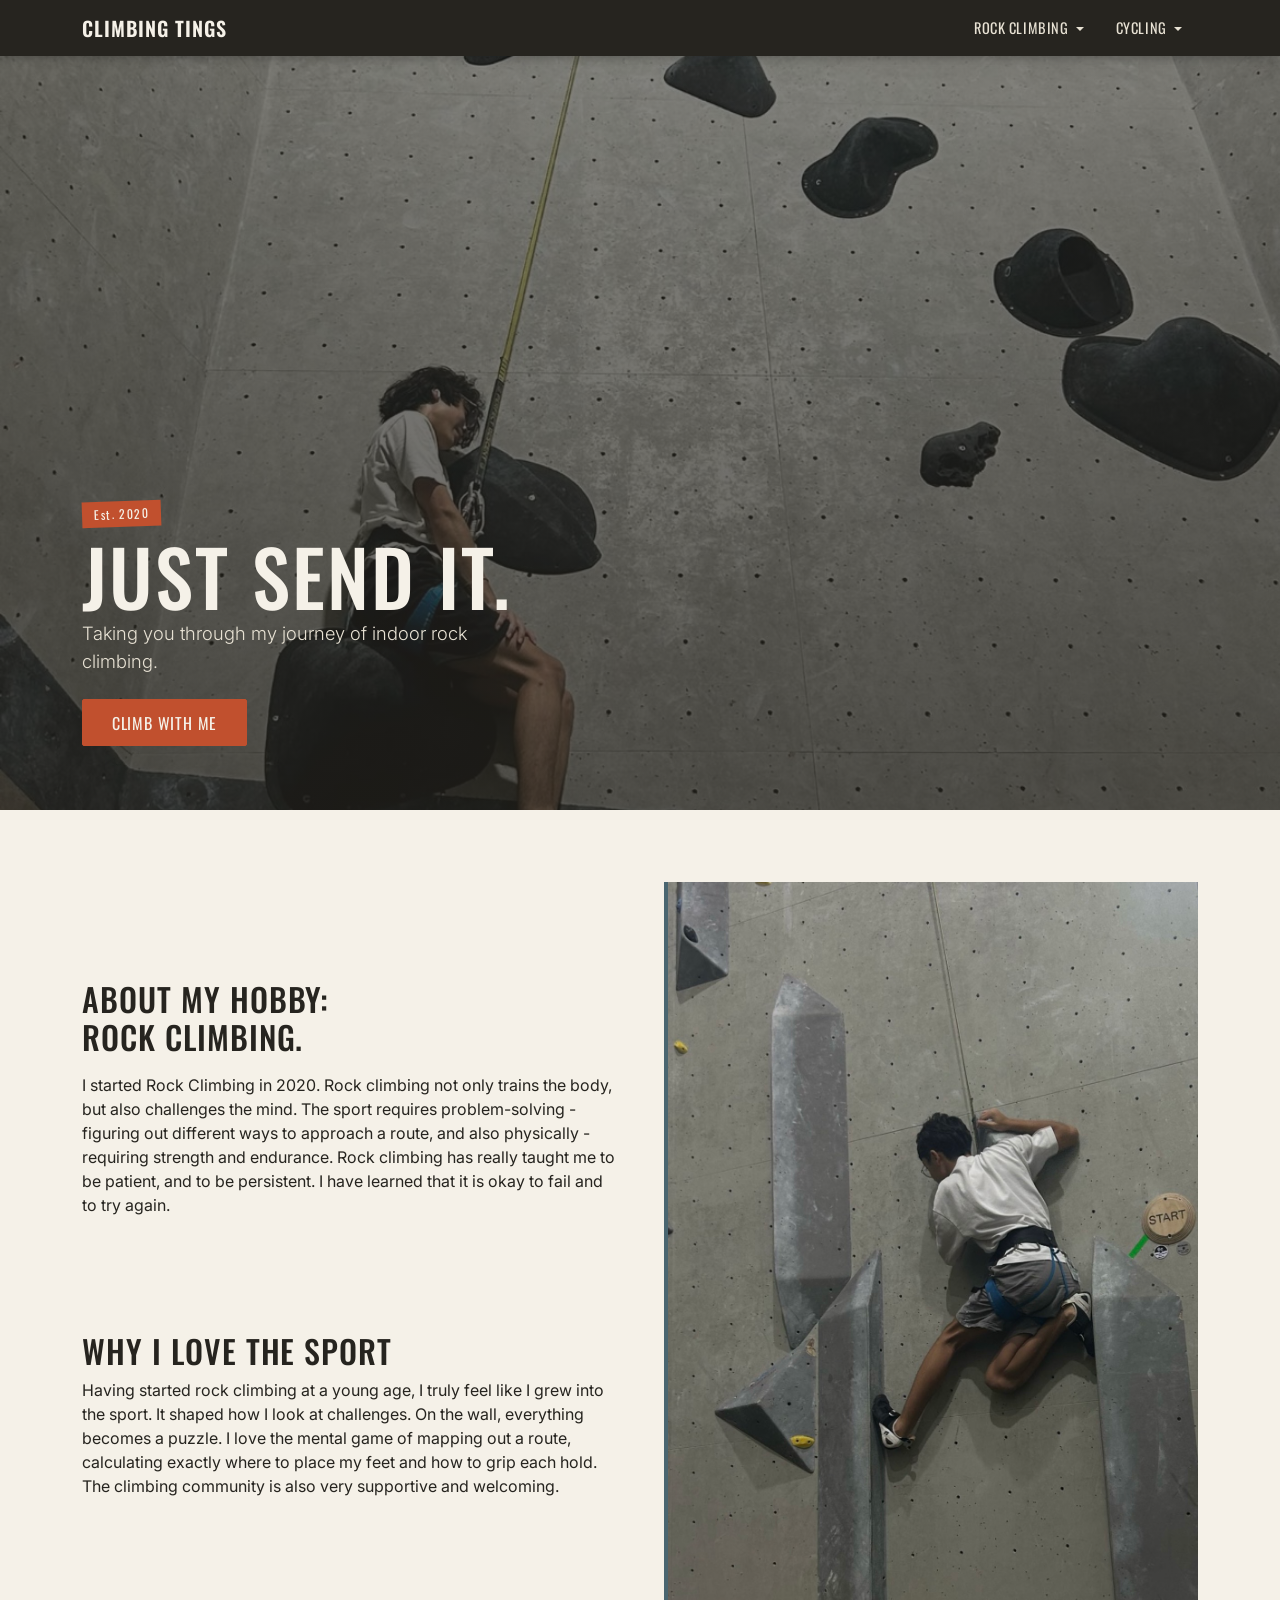
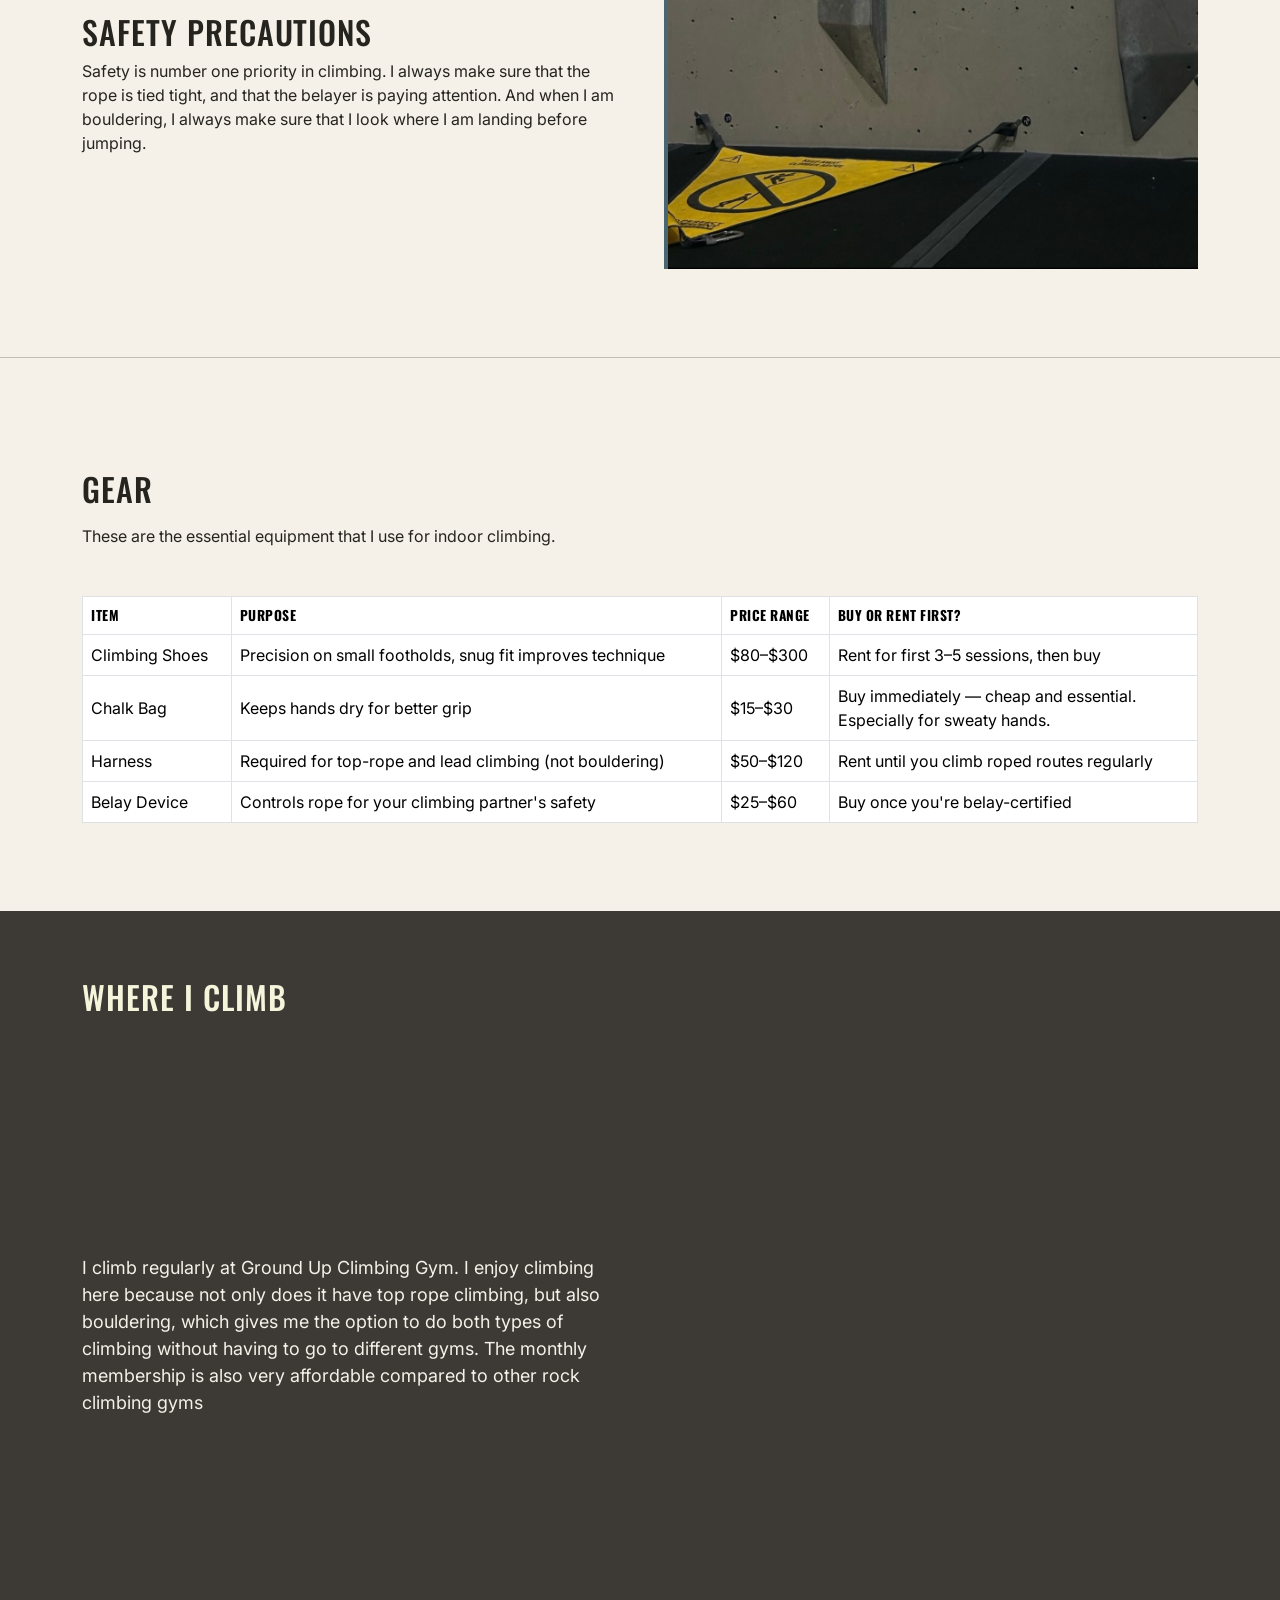
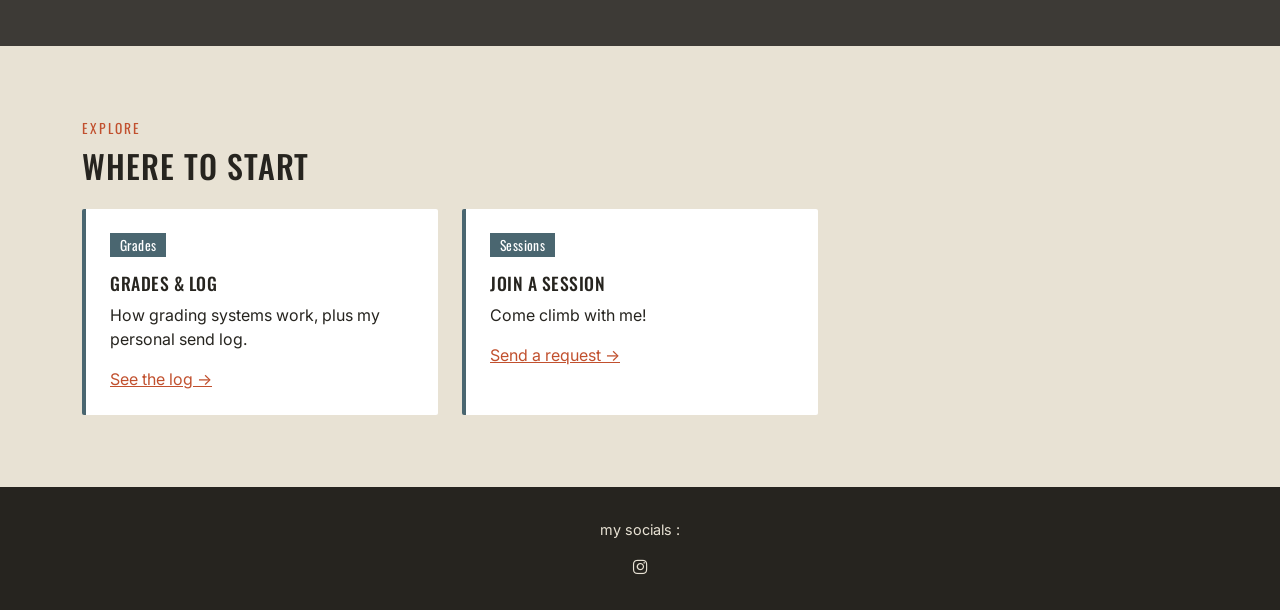
<file: climb-site/climb-site/index.html>
<!DOCTYPE html>
<html lang="en">
<head>
  <meta charset="UTF-8" />
  <meta name="viewport" content="width=device-width, initial-scale=1.0" />
  <title>Hobby tings | </title>

  
  <link href="https://cdn.jsdelivr.net/npm/bootstrap@5.3.3/dist/css/bootstrap.min.css" rel="stylesheet">
  <link href="https://fonts.googleapis.com/css2?family=Oswald:wght@500;600;700&family=Inter:wght@400;500&display=swap" rel="stylesheet">
  <link rel="stylesheet" href="css/style.css">
  <link rel="stylesheet" href="https://cdn.jsdelivr.net/npm/bootstrap-icons@1.11.3/font/bootstrap-icons.css">
</head>
<body>

  <nav class="navbar navbar-expand-lg navbar-climb fixed-top">
    <div class="container">
      <a class="navbar-brand" href="index.html">Climbing tings</a>
      <button class="navbar-toggler" type="button" data-bs-toggle="collapse" data-bs-target="#navMain">
        <span class="navbar-toggler-icon"></span>
      </button>
      <div class="collapse navbar-collapse" id="navMain">
        <ul class="navbar-nav ms-auto">
           <li class="nav-item dropdown">
    <a class="nav-link dropdown-toggle" href="#" role="button" data-bs-toggle="dropdown" aria-expanded="false">
      Rock Climbing
    </a>
    <ul class="dropdown-menu">
      <li><a class="dropdown-item" href="index.html">Home</a></li>
      <li><a class="dropdown-item" href="log.html">Grades &amp; Log</a></li>
      <li><a class="dropdown-item" href="join.html">Join a Session</a></li>
    </ul>
  </li>

  
  <li class="nav-item dropdown">
    <a class="nav-link dropdown-toggle" href="#" role="button" data-bs-toggle="dropdown" aria-expanded="false">
      Cycling
    </a>
    <ul class="dropdown-menu">
      <li><a class="dropdown-item" href="cycling-home.html">Home</a></li>
      <li><a class="dropdown-item" href="cycling-page2.html">Gear</a></li>
      <li><a class="dropdown-item" href="cycling-stats.html">Stats</a></li>
    </ul>
  </li>
        </ul>
      </div>
    </div>
  </nav>

  <header class="hero">
    <div class="container">
      <span class="grade-tape">Est. 2020</span>
      <h1>Just Send It.</h1>
      <p class="lead">
        Taking you through my journey of indoor rock climbing.
      </p>
      <a href="join.html" class="btn btn-rope mt-2">Climb with me</a>
    </div>
  </header>

  <section class="section">
    <div class="container">
      <div class="row align-items-center g-5">
        <div class="col-lg-6">
          <h2 class="mb-3"> About My Hobby: <br> Rock Climbing.</h2>
          <p class="mb-3">
          I started Rock Climbing in 2020. Rock climbing not only trains the body,
           but also challenges the mind. The sport requires problem-solving - 
           figuring out different ways to approach a route, and also physically - 
           requiring strength and endurance. Rock climbing has really taught me to be patient,
           and to be persistent. I have learned that it is okay to fail and to try again.
          
          </p>
          <h2  style="padding-top: 67px;" class="mt-5">Why I love the sport</h2>
          <p>
            Having started rock climbing at a young age, I truly feel like I grew into the sport.
            It shaped how I look at challenges. On the wall, everything becomes a puzzle.
            I love the mental game of mapping out a route, calculating exactly where to place my feet and how to grip each hold. 
            The climbing community is also very supportive and welcoming.
          </p>
          <h2  style="padding-top: 67px;" class="mt-5">Safety precautions</h2>
          <p>
            Safety is number one priority in climbing. I always make sure that the rope is tied tight, and that the belayer is paying attention. And when I am bouldering, I always make sure that I look where I am landing before jumping.
          </p>
        </div>
        <div class="col-lg-6">
          <img src="images/Aura-climb.PNG" alt="Climber mid-route on an indoor bouldering wall" class="img-fluid" style="border-left: 4px solid var(--tape);">
        </div>
      </div>
    </div>
  </section>

  <hr>

  <section class="section" style="padding-top: 6rem;">
    <div class="container">
      <h2 class="mb-3">Gear </h2>
      <p class="mb-5" style="max-width: 60ch;">
        These are the essential equipment that I use for indoor climbing.
      </p>

      <div class="table-responsive">
        <table class="table table-climb table-bordered align-middle">
          <thead>
            <tr>
              <th>Item</th>
              <th>Purpose</th>
              <th>Price Range</th>
              <th>Buy or Rent First?</th>
            </tr>
          </thead>
          <tbody>
            <tr>
              <td>Climbing Shoes</td>
              <td>Precision on small footholds, snug fit improves technique</td>
              <td>$80&ndash;$300</td>
              <td>Rent for first 3&ndash;5 sessions, then buy</td>
            </tr>
            <tr>
              <td>Chalk Bag</td>
              <td>Keeps hands dry for better grip</td>
              <td>$15&ndash;$30</td>
              <td>Buy immediately &mdash; cheap and essential.<br> Especially for sweaty hands.</td>
            </tr>
            <tr>
              <td>Harness</td>
              <td>Required for top-rope and lead climbing (not bouldering)</td>
              <td>$50&ndash;$120</td>
              <td>Rent until you climb roped routes regularly</td>
            </tr>
            <tr>
              <td>Belay Device</td>
              <td>Controls rope for your climbing partner's safety</td>
              <td>$25&ndash;$60</td>
              <td>Buy once you're belay-certified</td>
            </tr>
          </tbody>
        </table>
      </div>
    </div>
  </section>

  

  <section class="section-dark">
  <div class="container">
    <h2 class="mb-4" style="color: beige; padding-top: 67px">Where I Climb</h2>
    <div class="row align-items-center g-5">
      <div class="col-lg-6">
        <p style="font-size:large">
          I climb regularly at Ground Up Climbing Gym. I enjoy climbing here because
          not only does it have top rope climbing, but also bouldering, which gives me the
          option to do both types of climbing without having to go to different gyms.
          The monthly membership is also very affordable compared to other rock climbing gyms
        </p>
      </div>
      <div class="col-lg-6">
        <iframe 
          src="https://www.google.com/maps/embed?pb=!1m18!1m12!1m3!1d296.4668679946899!2d103.85588109616634!3d1.3154500615851747!2m3!1f0!2f0!3f0!3m2!1i1024!2i768!4f13.1!3m3!1m2!1s0x31da19c56143ff2b%3A0xb27f6b45db871a56!2sGround%20Up%20Climbing%20Gym!5e0!3m2!1sen!2ssg!4v1786152490731!5m2!1sen!2ssg"
          width="100%"
          height="600"
          style="border:0; padding-bottom: 67px;"
          allowfullscreen=""
          loading="lazy"
          referrerpolicy="no-referrer-when-downgrade">
        </iframe>
      </div>
    </div>
  </div>
</section>
  
  <section class="section section-alt">
    <div class="container">
      <p class="section-eyebrow">Explore</p>
      <h2 class="mb-4">Where to start</h2>
      <div class="row g-4">
        <div class="col-md-4">
          <div class="climb-card">
            <span class="grade-badge">Grades</span>
            <h3 class="mt-3">Grades &amp; Log</h3>
            <p>How grading systems work, plus my personal send log.</p>
            <a href="log.html">See the log &rarr;</a>
          </div>
        </div>
        <div class="col-md-4">
          <div class="climb-card">
            <span class="grade-badge">Sessions</span>
            <h3 class="mt-3">Join a Session</h3>
            <p>Come climb with me!</p>
            <a href="join.html">Send a request &rarr;</a>
          </div>
        </div>
      </div>
    </div>
  </section>

  



  
  <footer class="site-footer">
    <div class="container">
      <p>my socials :</p>
    <a href="https://www.instagram.com/bruhbruyan/" target="_blank" style="color: var(--chalk-dim);">
      <i class="bi bi-instagram"></i>
    </a>
    
    </div>
  </footer>

  <script src="https://cdn.jsdelivr.net/npm/bootstrap@5.3.3/dist/js/bootstrap.bundle.min.js"></script>
</body>
</html>
</file>
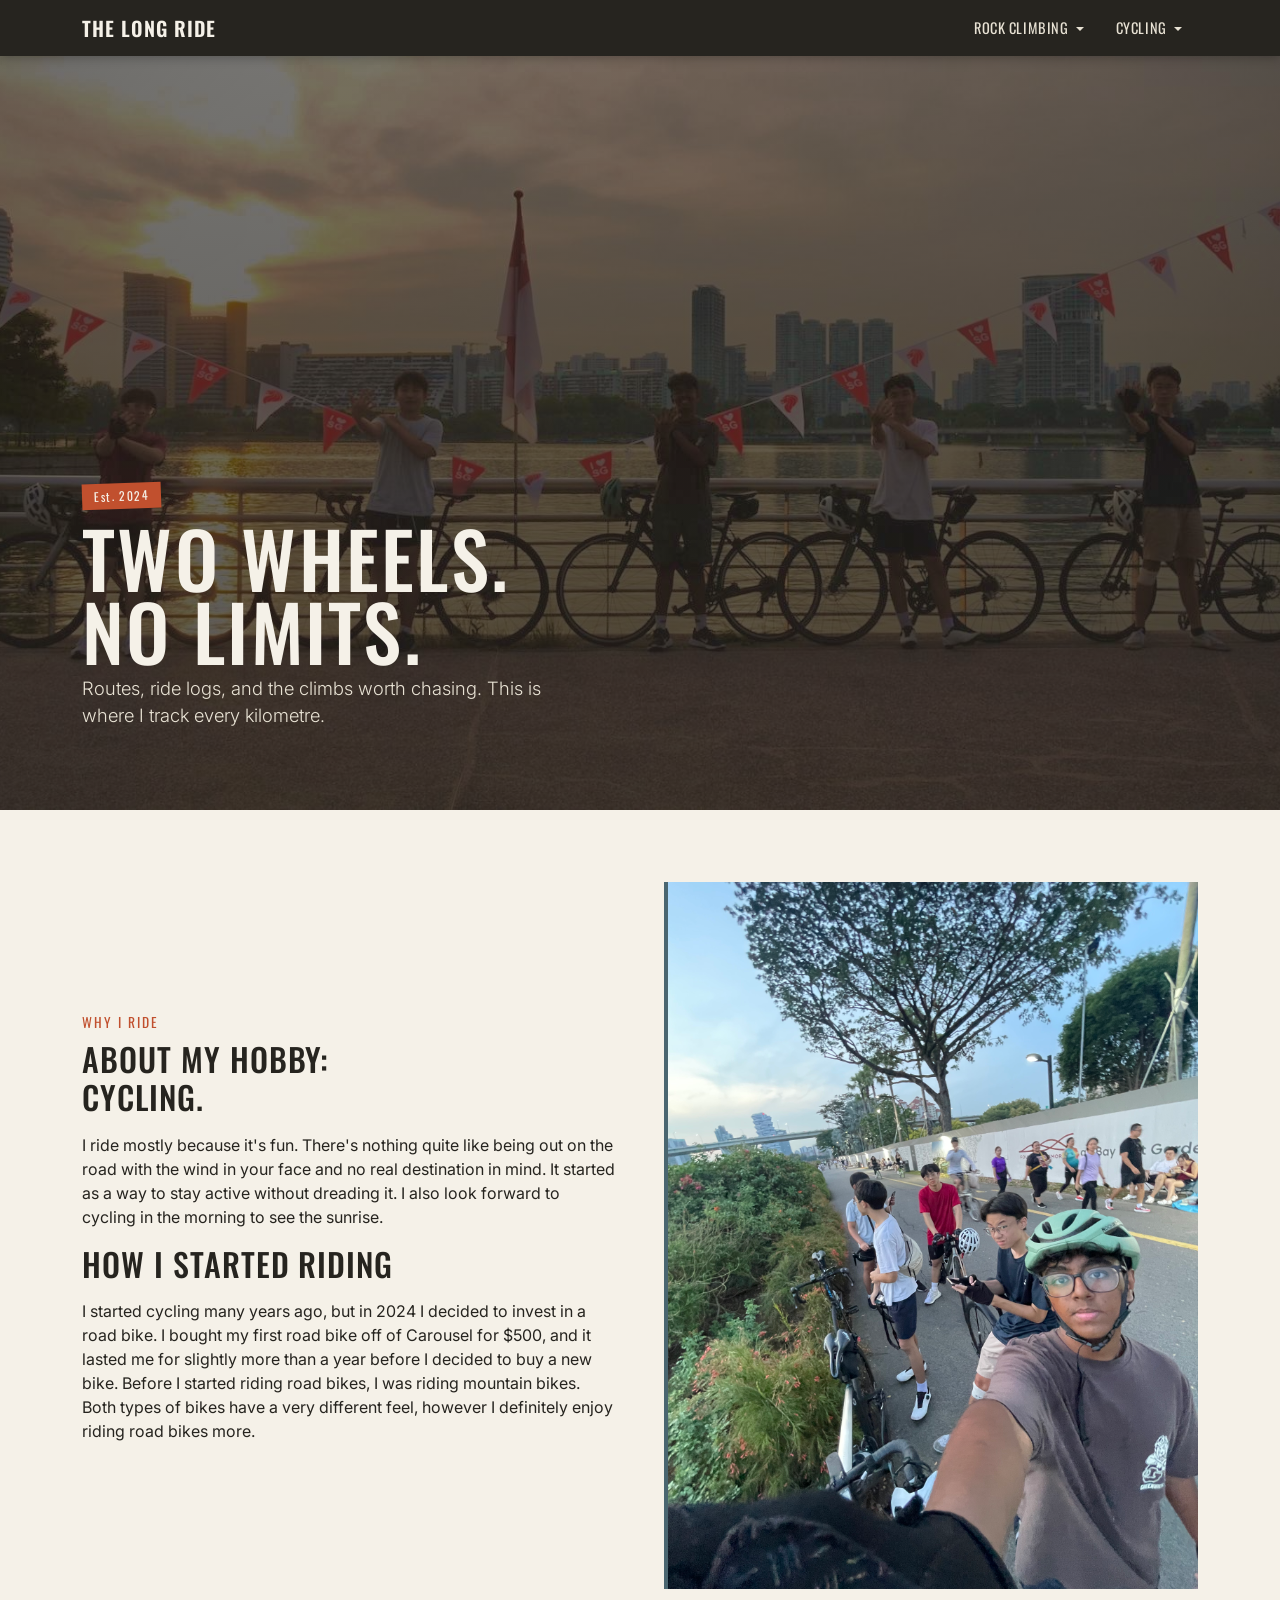
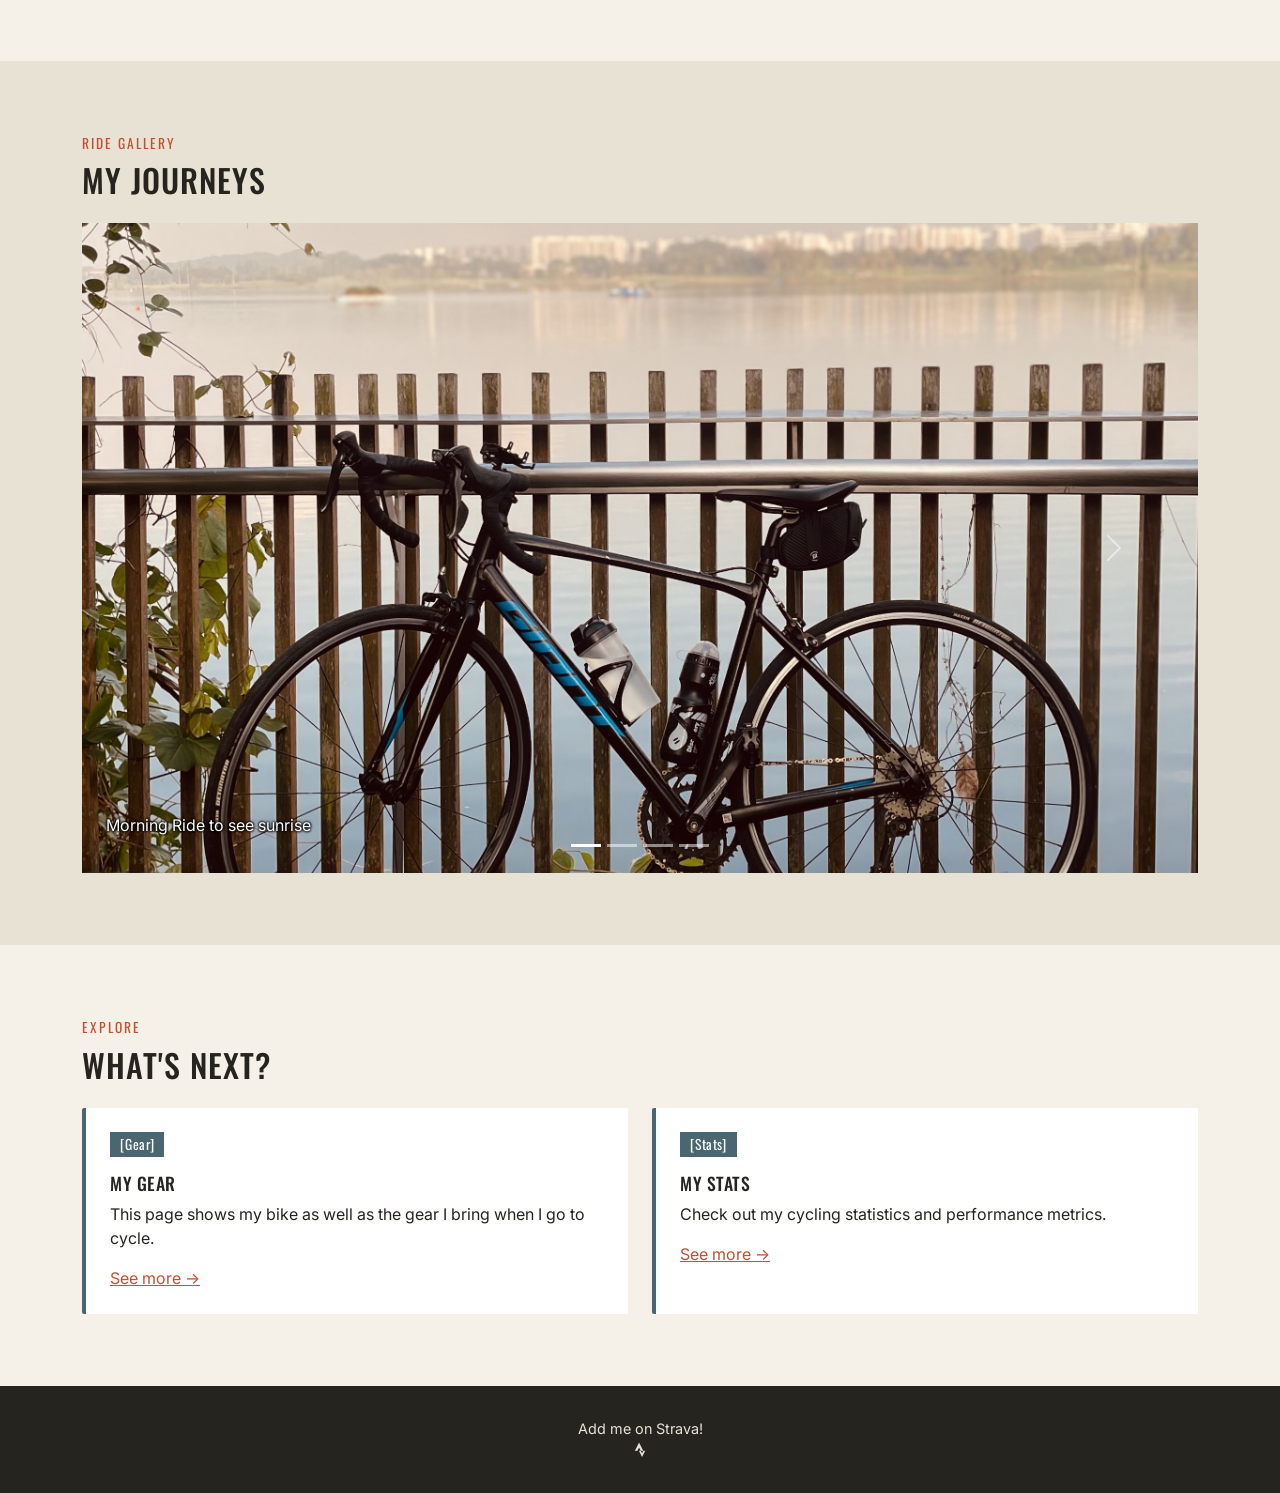
<file: climb-site/climb-site/cycling-home.html>
<!DOCTYPE html>
<html lang="en">
<head>
  <meta charset="UTF-8" />
  <meta name="viewport" content="width=device-width, initial-scale=1.0" />
  <title>Cycling | The Long Ride </title>

  
  <link href="https://cdn.jsdelivr.net/npm/bootstrap@5.3.3/dist/css/bootstrap.min.css" rel="stylesheet">
  
  <link href="https://fonts.googleapis.com/css2?family=Oswald:wght@500;600;700&family=Inter:wght@400;500&display=swap" rel="stylesheet">
 
  <link rel="stylesheet" href="css/style.css">
</head>
<body>

  
  <nav class="navbar navbar-expand-lg navbar-climb fixed-top">
    <div class="container">
      <a class="navbar-brand" href="index.html">The Long Ride</a>
      <button class="navbar-toggler" type="button" data-bs-toggle="collapse" data-bs-target="#navMain">
        <span class="navbar-toggler-icon"></span>
      </button>
      <div class="collapse navbar-collapse" id="navMain">
        <ul class="navbar-nav ms-auto">

          <li class="nav-item dropdown">
            <a class="nav-link dropdown-toggle" href="#" role="button" data-bs-toggle="dropdown" aria-expanded="false">
              Rock Climbing
            </a>
            <ul class="dropdown-menu">
              <li><a class="dropdown-item" href="index.html">Home</a></li>
              <li><a class="dropdown-item" href="log.html">Grades &amp; Log</a></li>
              <li><a class="dropdown-item" href="join.html">Join a Session</a></li>
            </ul>
          </li>

          <li class="nav-item dropdown">
            <a class="nav-link dropdown-toggle" href="#" role="button" data-bs-toggle="dropdown" aria-expanded="false">
              Cycling
            </a>
            <ul class="dropdown-menu">
              <li><a class="dropdown-item active" href="cycling-home.html">Home</a></li>
              <li><a class="dropdown-item" href="cycling-page2.html">My Gear</a></li>
              <li><a class="dropdown-item" href="cycling-stats.html">Stats</a></li>
            </ul>
          </li>

        </ul>
      </div>
    </div>
  </nav>

 
  <header class="hero" style="background: linear-gradient(180deg, rgba(38,36,31,0.55), rgba(38,36,31,0.75)), url('imagesN/friendspic.jpg') center/cover no-repeat;">
    <div class="container">
      <span class="grade-tape">Est. 2024</span>
      <h1>Two wheels.<br>No limits.</h1>
      <p class="lead">
        Routes, ride logs, and the climbs worth chasing. This is where I track every kilometre.
      </p>
    </div>
  </header>

 
  <section class="section">
    <div class="container">
      <div class="row align-items-center g-5">
        <div class="col-lg-6">
          <p class="section-eyebrow">Why I Ride</p>
          <h2 class="mb-3">About My Hobby:<br>Cycling.</h2>
          <p>
            I ride mostly because it's fun. There's nothing quite like 
            being out on the road with the wind in your face and no real 
            destination in mind. It started as a way to stay active without dreading it.
            I also look forward to cycling in the morning to see the sunrise. 
          </p>
          <h2 class="mb-3">How I started riding</h2>
          <p>
            I started cycling many years ago, but in 2024 I decided to invest in a 
            road bike. I bought my first road bike off of Carousel for $500, and it lasted 
            me for slightly more than a year before I decided to buy a new bike. Before I 
            started riding road bikes, I was riding mountain bikes. Both types of bikes have
            a very different feel, however I definitely enjoy riding road bikes more.
          </p>
        </div>
        <div class="col-lg-6">
          <img src="imagesN/pic1cycle.jpeg" alt="[Describe the photo — e.g. cyclist on a coastal road]" class="img-fluid" style="border-left: 4px solid var(--tape);">
        </div>
      </div>
    </div>
  </section>



<section class="section section-alt">
  <div class="container">
    <p class="section-eyebrow">Ride Gallery</p>
    <h2 class="mb-4">My Journeys</h2>

    <div id="rideCarousel" class="carousel slide" data-bs-ride="carousel">
      <div class="carousel-indicators">
        <button type="button" data-bs-target="#rideCarousel" data-bs-slide-to="0" class="active" aria-current="true"></button>
        <button type="button" data-bs-target="#rideCarousel" data-bs-slide-to="1"></button>
        <button type="button" data-bs-target="#rideCarousel" data-bs-slide-to="2"></button>
        <button type="button" data-bs-target="#rideCarousel" data-bs-slide-to="3"></button>

      </div>
      <div class="carousel-inner">
        <!-- REPLACE each src below with your own uploaded photo. Keep filenames or update src to match. -->
        <div class="carousel-item active">
          <img src="imagesN/sunriseride.jpeg" alt="Sunrise">
          <div class="carousel-caption carousel-caption-custom text-start">
            <span class="pace-tag">Morning Ride to see sunrise</span>
          </div>
        </div>
        <div class="carousel-item">
          <img src="imagesN/injury.jpeg" alt="friend injured">
          <div class="carousel-caption carousel-caption-custom text-start">
            <span class="pace-tag">Cycling Injury 😢</span>
          </div>
        </div>
        <div class="carousel-item">
          <img src="imagesN/newbike.jpeg" alt="New Bike Day 🥰">
          <div class="carousel-caption carousel-caption-custom text-start">
            <span class="pace-tag">New Bike Day 🥰</span>
          </div>
        </div>
        <div class="carousel-item">
          <img src="imagesN/reservoir.jpeg" alt="Rest stop at LPR">
          <div class="carousel-caption carousel-caption-custom text-start">
            <span class="pace-tag">Rest Stop at Lower Peirce Reservoir</span>
          </div>
      </div>
      <button class="carousel-control-prev" type="button" data-bs-target="#rideCarousel" data-bs-slide="prev">
        <span class="carousel-control-prev-icon" aria-hidden="true"></span>
        <span class="visually-hidden">Previous</span>
      </button>
      <button class="carousel-control-next" type="button" data-bs-target="#rideCarousel" data-bs-slide="next">
        <span class="carousel-control-next-icon" aria-hidden="true"></span>
        <span class="visually-hidden">Next</span>
      </button>
    </div>
  </div>
</section>

 
  <section class="section">
    <div class="container">
      <p class="section-eyebrow">Explore</p>
      <h2 class="mb-4">What's next?</h2>
      <div class="row g-4">
        <div class="col-md-6">
          <div class="climb-card">
            <span class="grade-badge">[Gear]</span>
            <h3 class="mt-3">My gear</h3>
            <p>This page shows my bike as well as the gear I bring when I go to cycle.</p>
            <a href="cycling-page2.html">See more &rarr;</a>
          </div>
        </div>
        <div class="col-md-6">
          <div class="climb-card">
            <span class="grade-badge">[Stats]</span>
            <h3 class="mt-3">My Stats</h3>
            <p>Check out my cycling statistics and performance metrics.</p>
            <a href="cycling-stats.html">See more &rarr;</a>
          </div>
        </div>
      </div>
    </div>
  </section>


  
  <footer class="site-footer">
    <div class="container">
       Add me on Strava!
      <br>
      <a href="https://www.strava.com/athletes/106605871" target="_blank">
        <i class="bi bi-strava"></i> 
      </a>
    </div>
  </footer>

<link rel="stylesheet" href="https://cdn.jsdelivr.net/npm/bootstrap-icons@1.11.3/font/bootstrap-icons.css">
<script src="https://cdn.jsdelivr.net/npm/bootstrap@5.3.3/dist/js/bootstrap.bundle.min.js"></script>
</body>
</html>
</file>
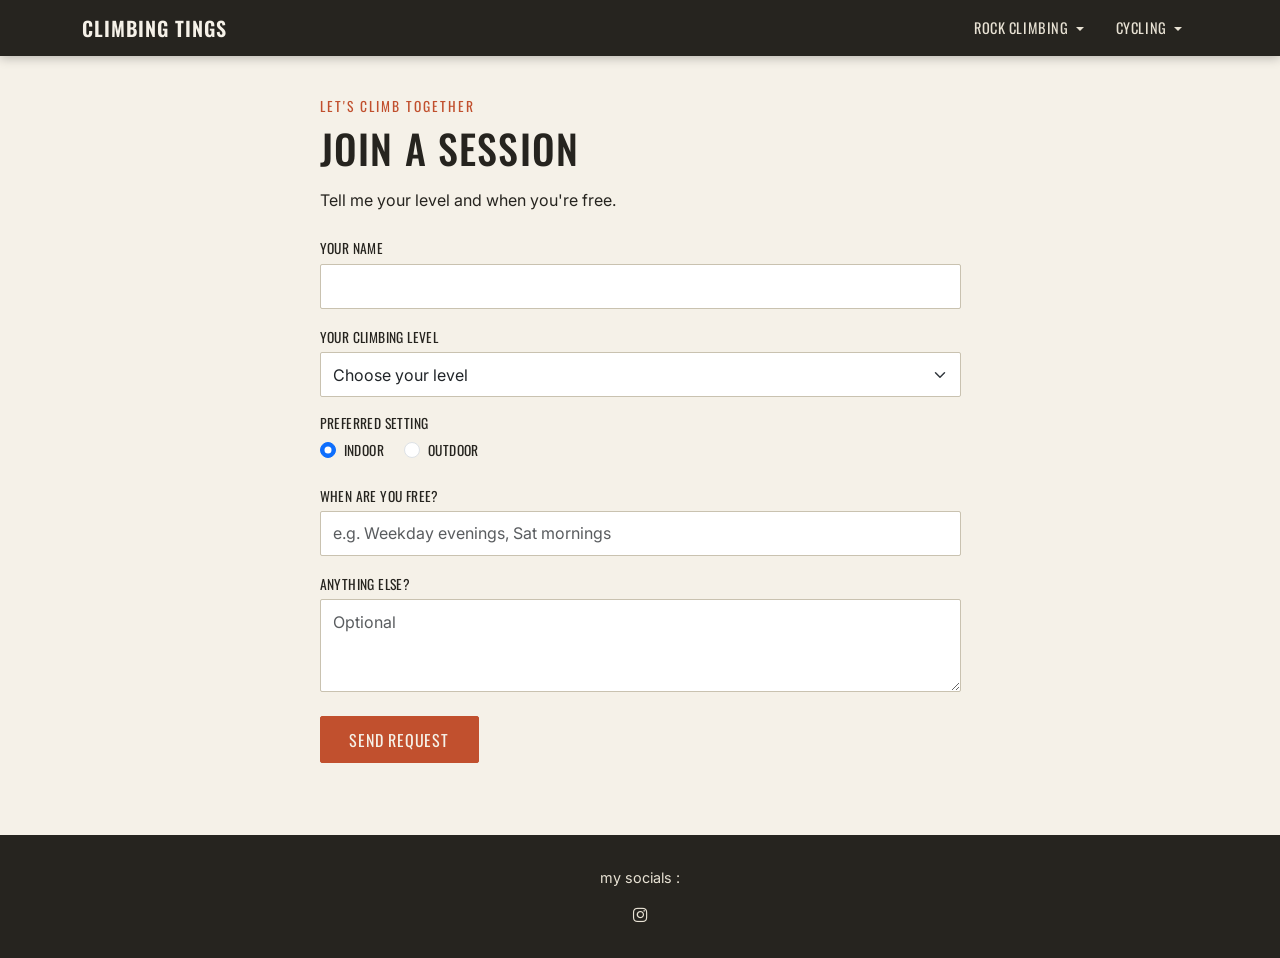
<file: climb-site/climb-site/join.html>
<!DOCTYPE html>
<html lang="en">
<head>
  <meta charset="UTF-8" />
  <meta name="viewport" content="width=device-width, initial-scale=1.0" />
  <title>Join a Session | Climbing tings</title>
  <link href="https://cdn.jsdelivr.net/npm/bootstrap@5.3.3/dist/css/bootstrap.min.css" rel="stylesheet">
  <link href="https://fonts.googleapis.com/css2?family=Oswald:wght@500;600;700&family=Inter:wght@400;500&display=swap" rel="stylesheet">
  <link rel="stylesheet" href="css/style.css">
  <link rel="stylesheet" href="https://cdn.jsdelivr.net/npm/bootstrap-icons@1.11.3/font/bootstrap-icons.css">
</head>
<body>

  <nav class="navbar navbar-expand-lg navbar-climb fixed-top">
    <div class="container">
      <a class="navbar-brand" href="index.html">Climbing tings</a>
      <button class="navbar-toggler" type="button" data-bs-toggle="collapse" data-bs-target="#navMain">
        <span class="navbar-toggler-icon"></span>
      </button>
      <div class="collapse navbar-collapse" id="navMain">
        <ul class="navbar-nav ms-auto">
           <li class="nav-item dropdown">
    <a class="nav-link dropdown-toggle" href="#" role="button" data-bs-toggle="dropdown" aria-expanded="false">
      Rock Climbing
    </a>
    <ul class="dropdown-menu">
      <li><a class="dropdown-item" href="index.html">Home</a></li>
      <li><a class="dropdown-item" href="log.html">Grades &amp; Log</a></li>
      <li><a class="dropdown-item" href="join.html">Join a Session</a></li>
    </ul>
  </li>

  
  <li class="nav-item dropdown">
    <a class="nav-link dropdown-toggle" href="#" role="button" data-bs-toggle="dropdown" aria-expanded="false">
      Cycling
    </a>
    <ul class="dropdown-menu">
      <li><a class="dropdown-item" href="cycling-home.html">Home</a></li>
      <li><a class="dropdown-item" href="cycling-page2.html">Gear</a></li>
      <li><a class="dropdown-item" href="cycling-stats.html">Stats</a></li>
    </ul>
  </li>

        </ul>
      </div>
    </div>
  </nav>

  <section class="section" style="padding-top: 6rem;">
    <div class="container">
      <div class="row justify-content-center">
        <div class="col-lg-7">
          <p class="section-eyebrow">Let's climb together</p>
          <h1 class="mb-3">Join a Session</h1>
          <p class="mb-4">
            Tell me your level and when you're free.
          </p>

          <form id="joinForm" class="form-climb">
            <div class="mb-3">
              <label for="climberName" class="form-label">Your name</label>
              <input type="text" class="form-control" id="climberName" required>
            </div>

            <div class="mb-3">
              <label for="climberGrade" class="form-label">Your climbing level</label>
              <select class="form-select" id="climberGrade" required>
                <option value="" selected disabled>Choose your level</option>
                <option value="Beginner (V0–V2)">Beginner (V0&ndash;V2)</option>
                <option value="Intermediate (V3–V5)">Intermediate (V3&ndash;V5)</option>
                <option value="Advanced (V6+)">Advanced (V6+)</option>
              </select>
            </div>

            <div class="mb-3">
              <label class="form-label d-block">Preferred setting</label>
              <div class="form-check form-check-inline">
                <input class="form-check-input" type="radio" name="setting" id="settingIndoor" value="Indoor" checked>
                <label class="form-check-label" for="settingIndoor">Indoor</label>
              </div>
              <div class="form-check form-check-inline">
                <input class="form-check-input" type="radio" name="setting" id="settingOutdoor" value="Outdoor">
                <label class="form-check-label" for="settingOutdoor">Outdoor</label>
              </div>
            </div>

            <div class="mb-3">
              <label for="availability" class="form-label">When are you free?</label>
              <input type="text" class="form-control" id="availability" placeholder="e.g. Weekday evenings, Sat mornings" required>
            </div>

            <div class="mb-4">
              <label for="message" class="form-label">Anything else?</label>
              <textarea class="form-control" id="message" rows="3" placeholder="Optional"></textarea>
            </div>

            <button type="button" class="btn btn-rope" onclick="handleJoinSubmit()">Send request</button>
          </form>

          <div id="response-card">
            <span class="grade-tape">Request received</span>
            <h3 id="responseHeading" class="mt-2" style="color: var(--chalk);"></h3>
            <p id="responseBody"></p>
          </div>

        </div>
      </div>
    </div>
  </section>

  <footer class="site-footer">
    <div class="container">
      <p>my socials :</p>
    <a href="https://www.instagram.com/bruhbruyan/" target="_blank" style="color: var(--chalk-dim);">
      <i class="bi bi-instagram"></i>
    </a>
    </div>
  </footer>

  <script src="https://cdn.jsdelivr.net/npm/bootstrap@5.3.3/dist/js/bootstrap.bundle.min.js"></script>

  <script>

    function handleJoinSubmit() {
      let name = document.getElementById("climberName").value;
      let grade = document.getElementById("climberGrade").value;
      let setting = document.querySelector('input[name="setting"]:checked').value;
      let availability = document.getElementById("availability").value;
      let message = document.getElementById("message").value;

      if (name === "" || grade === "" || availability === "") {
        alert("Please fill in your name, level, and availability before sending.");
        return; 
      }

      let heading = "Thanks, " + name + "!";
      let body = "We've noted you're a " + grade + " climber, looking for " +
                 setting.toLowerCase() + " sessions, available: " + availability + ".";

      if (message !== "") {
        body += " Your note: \u201c" + message + "\u201d";
      }

      document.getElementById("responseHeading").textContent = heading;
      document.getElementById("responseBody").textContent = body;
      document.getElementById("response-card").style.display = "block";
      document.getElementById("response-card").scrollIntoView({ behavior: "smooth" });
    }
  </script>
</body>
</html>
</file>
<file: climb-site/climb-site/css/style.css>
:root {
  --stone: #3D3A36;
  --stone-dark: #26241F;
  --chalk: #F5F1E8;
  --chalk-dim: #E8E2D4;
  --rope: #C1502E;
  --rope-dark: #9C3E22;
  --tape: #4A6670;
  --font-display: "Oswald", "Arial Narrow", sans-serif;
  --font-body: "Inter", "Segoe UI", sans-serif;
}

* { box-sizing: border-box; }

body {
  font-family: var(--font-body);
  background-color: var(--chalk);
  color: var(--stone-dark);
  margin: 0;
  padding-top: 0px;
}

h1, h2, h3, .display-heading {
  font-family: var(--font-display);
  text-transform: uppercase;
  letter-spacing: 0.03em;
  color: var(--stone-dark);
}

a { color: var(--rope); }
a:hover { color: var(--rope-dark); }


.grade-tape {
  display: inline-block;
  background: var(--rope);
  color: var(--chalk);
  font-family: var(--font-display);
  font-size: 0.75rem;
  letter-spacing: 0.12em;
  padding: 4px 12px;
  transform: rotate(-2deg);
  margin-bottom: 12px;
}


.navbar-climb {
  background-color: var(--stone-dark) !important;
  box-shadow: 0 2px 10px rgba(0,0,0,0.25);
}

.navbar-climb .navbar-brand {
  font-family: var(--font-display);
  text-transform: uppercase;
  letter-spacing: 0.05em;
  color: var(--chalk) !important;
  font-weight: 600;
}

.navbar-climb .nav-link {
  color: var(--chalk-dim) !important;
  font-family: var(--font-display);
  letter-spacing: 0.04em;
  text-transform: uppercase;
  font-size: 0.9rem;
  padding: 0.5rem 1rem !important;
}

.navbar-climb .nav-link:hover,
.navbar-climb .nav-link.active {
  color: var(--rope) !important;
}


.navbar-climb .dropdown-menu {
  background-color: var(--stone-dark);
  border: none;
  border-radius: 2px;
  display: block;
  max-height: 0;
  overflow: hidden;
  opacity: 0;
  padding: 0;

  transition: max-height 2s ease, opacity 0.25s ease, padding 0.3s ease;
}

.navbar-climb .dropdown-menu.show {
  max-height: 300px;
  opacity: 1;
  padding: 0.5rem 0;
}

.navbar-climb .dropdown-item {
  color: var(--chalk-dim);
  font-family: var(--font-display);
  letter-spacing: 0.03em;
  text-transform: uppercase;
  font-size: 0.85rem;
}

.navbar-climb .dropdown-item:hover {
  background-color: var(--stone);
  color: var(--rope);
}

.navbar-climb .dropdown-toggle::after {
  border-top-color: var(--chalk-dim);
}


.hero {
  background: linear-gradient(180deg, rgba(38,36,31,0.55), rgba(38,36,31,0.75)),
              url("../images/sitting-down-bryan.PNG") 20% 75% / cover no-repeat;
  min-height: 90vh;
  display: flex;
  align-items: flex-end;
  padding: 4rem 0;
  color: var(--chalk);
  background-attachment: fixed;
}

.hero h1 {
  color: var(--chalk);
  font-size: clamp(2.5rem, 6vw, 5rem);
  line-height: 0.95;
  margin-bottom: 0.5rem;
}

.hero p.lead {
  color: var(--chalk-dim);
  font-size: 1.15rem;
  max-width: 42ch;
}


.section {
  padding: 4.5rem 0;
}

.section-alt {
  background-color: var(--chalk-dim);
}

.section-dark {
  background-color: var(--stone);
  color: var(--chalk);
}

.section-eyebrow {
  font-family: var(--font-display);
  color: var(--rope);
  letter-spacing: 0.15em;
  font-size: 0.85rem;
  text-transform: uppercase;
  margin-bottom: 0.5rem;
}


.climb-card {
  background: #fff;
  border: none;
  border-radius: 2px;
  border-left: 4px solid var(--tape);
  padding: 1.5rem;
  height: 100%;
  transition: transform 0.15s ease, box-shadow 0.15s ease;
}

.climb-card:hover {
  transform: translateY(-3px);
  box-shadow: 0 8px 24px rgba(0,0,0,0.1);
}

.climb-card h3 {
  font-size: 1.1rem;
  margin-bottom: 0.5rem;
}


.table-climb {
  background: #fff;
}

.table-climb thead {
  background-color: var(--stone-dark);
  color: var(--chalk);
  font-family: var(--font-display);
  letter-spacing: 0.04em;
  text-transform: uppercase;
  font-size: 0.85rem;
}

.table-climb tbody tr:hover {
  background-color: var(--chalk-dim);
}

.grade-badge {
  display: inline-block;
  font-family: var(--font-display);
  background: var(--tape);
  color: #fff;
  padding: 2px 10px;
  font-size: 0.85rem;
  letter-spacing: 0.03em;
}


.form-climb label {
  font-family: var(--font-display);
  letter-spacing: 0.03em;
  text-transform: uppercase;
  font-size: 0.85rem;
  color: var(--stone-dark);
  margin-bottom: 0.3rem;
}

.form-climb .form-control,
.form-climb .form-select {
  border-radius: 2px;
  border: 1px solid #c9c2b0;
  padding: 0.6rem 0.8rem;
}

.form-climb .form-control:focus,
.form-climb .form-select:focus {
  border-color: var(--rope);
  box-shadow: 0 0 0 0.2rem rgba(193, 80, 46, 0.15);
}

.btn-rope {
  background-color: var(--rope);
  border-color: var(--rope);
  color: var(--chalk);
  font-family: var(--font-display);
  letter-spacing: 0.05em;
  text-transform: uppercase;
  padding: 0.65rem 1.8rem;
  border-radius: 2px;
}

.btn-rope:hover {
  background-color: var(--rope-dark);
  border-color: var(--rope-dark);
  color: var(--chalk);
}

#response-card {
  display: none;
  background: var(--stone-dark);
  color: var(--chalk);
  border-left: 4px solid var(--rope);
  padding: 1.75rem;
  margin-top: 2rem;
}

#response-card .grade-tape {
  background: var(--chalk);
  color: var(--stone-dark);
}


.carousel-item {
  height: 650px;
  background-color: var(--stone-dark);
}

.carousel-item img {
  width: 100%;
  height: 100%;
  object-fit: cover;
  object-position: center;
}

.carousel-item video {
  width: 100%;
  height: 100%;
  object-fit: cover;
  object-position: center;
}

.carousel-caption-custom {
  position: absolute;
  left: 1.5rem;
  bottom: 1rem;
  right: auto;
}

.carousel-caption-custom .pace-tag {
  text-shadow:
    -1px -1px 2px rgba(0, 0, 0, 0.7),
     1px -1px 2px rgba(0, 0, 0, 0.7),
    -1px  1px 2px rgba(0, 0, 0, 0.7),
     1px  1px 2px rgba(0, 0, 0, 0.7);
}


footer.site-footer {
  background-color: var(--stone-dark);
  color: var(--chalk-dim);
  padding: 2rem 0;
  font-size: 0.9rem;
  text-align: center;
}

footer.site-footer a {
  color: var(--chalk-dim);
  text-decoration: none;
}

footer.site-footer a:hover {
  color: var(--rope);
}

@media (prefers-reduced-motion: reduce) {
  * { transition: none !important; }
}
</file>
